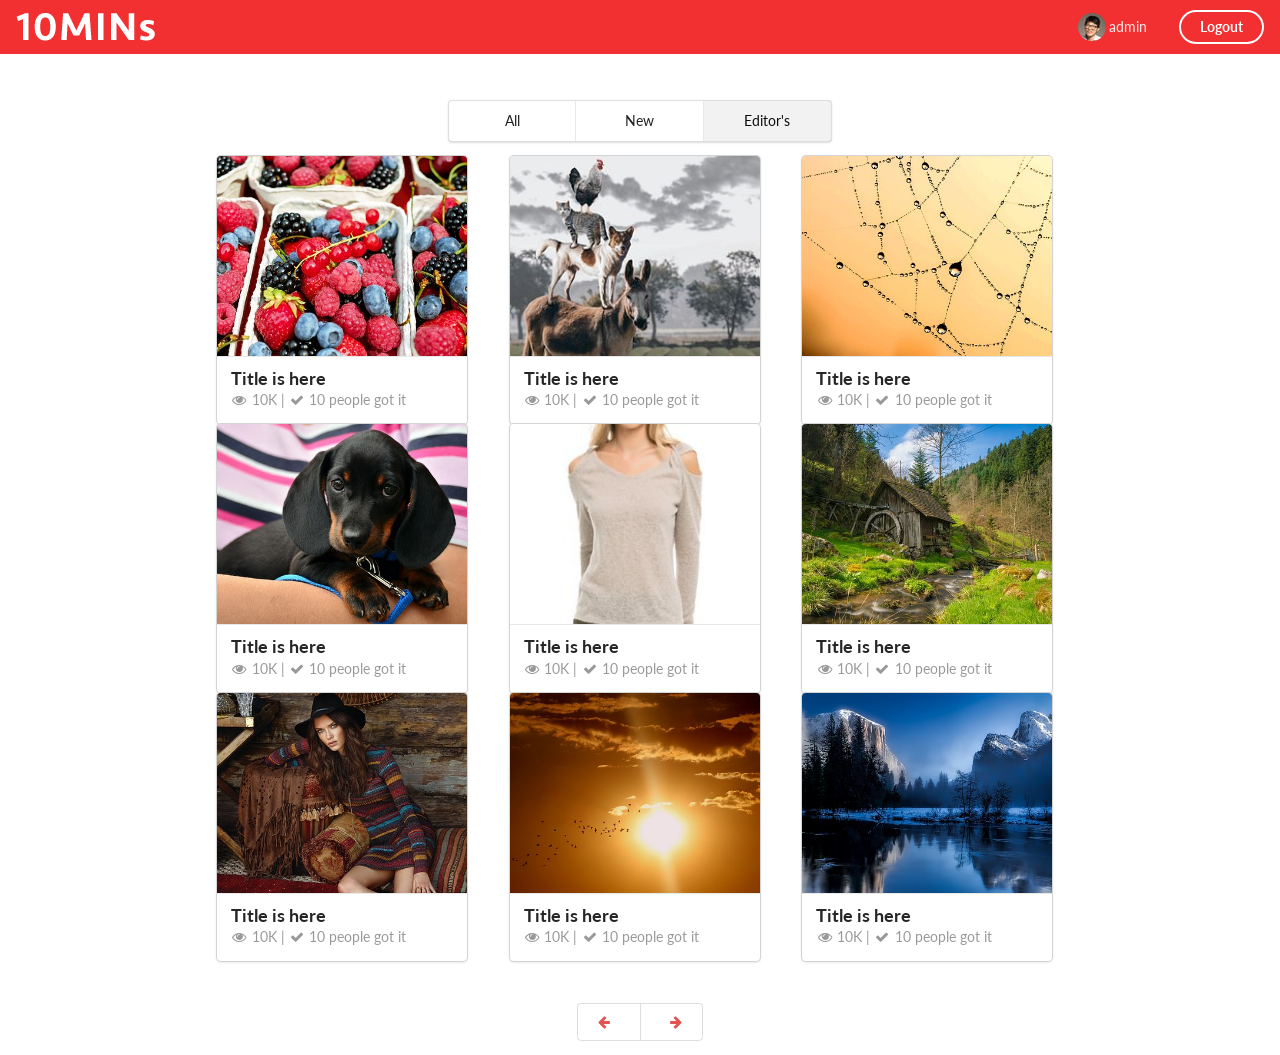
<file: index.html>
<!DOCTYPE html>
<html>
  <head>
    <meta charset="utf-8">
    <title>第一课大作业</title>
    <link rel="stylesheet" href="css/semantic.css" media="screen" title="no title">
    <link rel="stylesheet" href="homework1.css" media="screen" title="no title">
  </head>
  <body>
    <div class="ui inverted borderless fixed menu" style="background:rgb(242, 48, 49)">
      <div class="item">
        <div class="ui image">
          <img src="images/tenlogo.png" alt="" />
        </div>
      </div>
      <div class="right menu">
        <div class="item">
          <img src="images/hou30.jpg" alt="" class="ui avatar image"/>
          <span>admin</span>
        </div>
        <div class="item">
          <button type="button" name="button" class="ui inverted circular button">Logout</button>
        </div>
      </div>
    </div>

    <div class="ui vertical center aligned container" style="margin-top:100px;width:30%;">
      <div class="ui three item menu">
        <a class="item">All</a>
        <a class="item">New</a>
        <a class="active item">Editor's</a>
      </div>
    </div>
    <div class="ui vertical basic segment container">
      <div class="ui two column centered grid">
        <div class="four column centered row">
          <div class="column">
            <div class="ui card">
              <div class="image">
                <img src="images/img1.jpg" alt="" />
              </div>
              <div class="content">
                <a class="header" href="#">Title is here </a>
                <div class="meta">
                  <a href="#">
                    <i class="icon unhide"></i>10K |
                    <i class="icon checkmark"></i> 10 people got it
                  </a>
                </div>
              </div>
            </div>
          </div>
          <div class="column">
            <div class="ui card">
              <div class="image">
                <img src="images/img2.jpg" alt="" />
              </div>
              <div class="content">
                <a class="header" href="#">Title is here </a>
                <div class="meta">
                  <a href="#">
                    <i class="icon unhide"></i>10K |
                    <i class="icon checkmark"></i> 10 people got it
                  </a>
                </div>
              </div>
            </div>
          </div>
          <div class="column">
            <div class="ui card">
              <div class="image">
                <img src="images/img3.jpg" alt="" />
              </div>
              <div class="content">
                <a class="header" href="#">Title is here </a>
                <div class="meta">
                  <a href="#">
                    <i class="icon unhide"></i>10K |
                    <i class="icon checkmark"></i> 10 people got it
                  </a>
                </div>
              </div>
            </div>
          </div>
          <div class="column">
            <div class="ui card">
              <div class="image">
                <img src="images/img4.jpg" alt="" />
              </div>
              <div class="content">
                <a class="header" href="#">Title is here </a>
                <div class="meta">
                  <a href="#">
                    <i class="icon unhide"></i>10K |
                    <i class="icon checkmark"></i> 10 people got it
                  </a>
                </div>
              </div>
            </div>
          </div>
          <div class="column">
            <div class="ui card">
              <div class="image">
                <img src="images/img5.jpg" alt="" />
              </div>
              <div class="content">
                <a class="header" href="#">Title is here </a>
                <div class="meta">
                  <a href="#">
                    <i class="icon unhide"></i>10K |
                    <i class="icon checkmark"></i> 10 people got it
                  </a>
                </div>
              </div>
            </div>
          </div>
          <div class="column">
            <div class="ui card">
              <div class="image">
                <img src="images/img6.jpg" alt="" />
              </div>
              <div class="content">
                <a class="header" href="#">Title is here </a>
                <div class="meta">
                  <a href="#">
                    <i class="icon unhide"></i>10K |
                    <i class="icon checkmark"></i> 10 people got it
                  </a>
                </div>
              </div>
            </div>
          </div>
          <div class="column">
            <div class="ui card">
              <div class="image">
                <img src="images/img7.jpg" alt="" />
              </div>
              <div class="content">
                <a class="header" href="#">Title is here </a>
                <div class="meta">
                  <a href="#">
                    <i class="icon unhide"></i>10K |
                    <i class="icon checkmark"></i> 10 people got it
                  </a>
                </div>
              </div>
            </div>
          </div>
          <div class="column">
            <div class="ui card">
              <div class="image">
                <img src="images/img8.jpg" alt="" />
              </div>
              <div class="content">
                <a class="header" href="#">Title is here </a>
                <div class="meta">
                  <a href="#">
                    <i class="icon unhide"></i>10K |
                    <i class="icon checkmark"></i> 10 people got it
                  </a>
                </div>
              </div>
            </div>
          </div>
          <div class="column">
            <div class="ui card">
              <div class="image">
                <img src="images/img9.jpg" alt="" />
              </div>
              <div class="content">
                <a class="header" href="#">Title is here </a>
                <div class="meta">
                  <a href="#">
                    <i class="icon unhide"></i>10K |
                    <i class="icon checkmark"></i> 10 people got it
                  </a>
                </div>
              </div>
            </div>
          </div>
        </div>
      </div>
    </div>
    <div class="ui basic center aligned segment" style="margin-bottom:20px">
      <div class="ui basic buttons">
        <div class="ui button">
          <i class="icon red arrow left"></i>
        </div>
        <div class="ui button">
          <i class="icon red arrow right"></i>
        </div>
      </div>
    </div>

  </body>
</html>
</file>
<file: homework1.css>
.ui.card{
  width: 250px;
}

.ui.card>.image>img{
  height: 200px;
  object-fit: cover;
}
</file>
